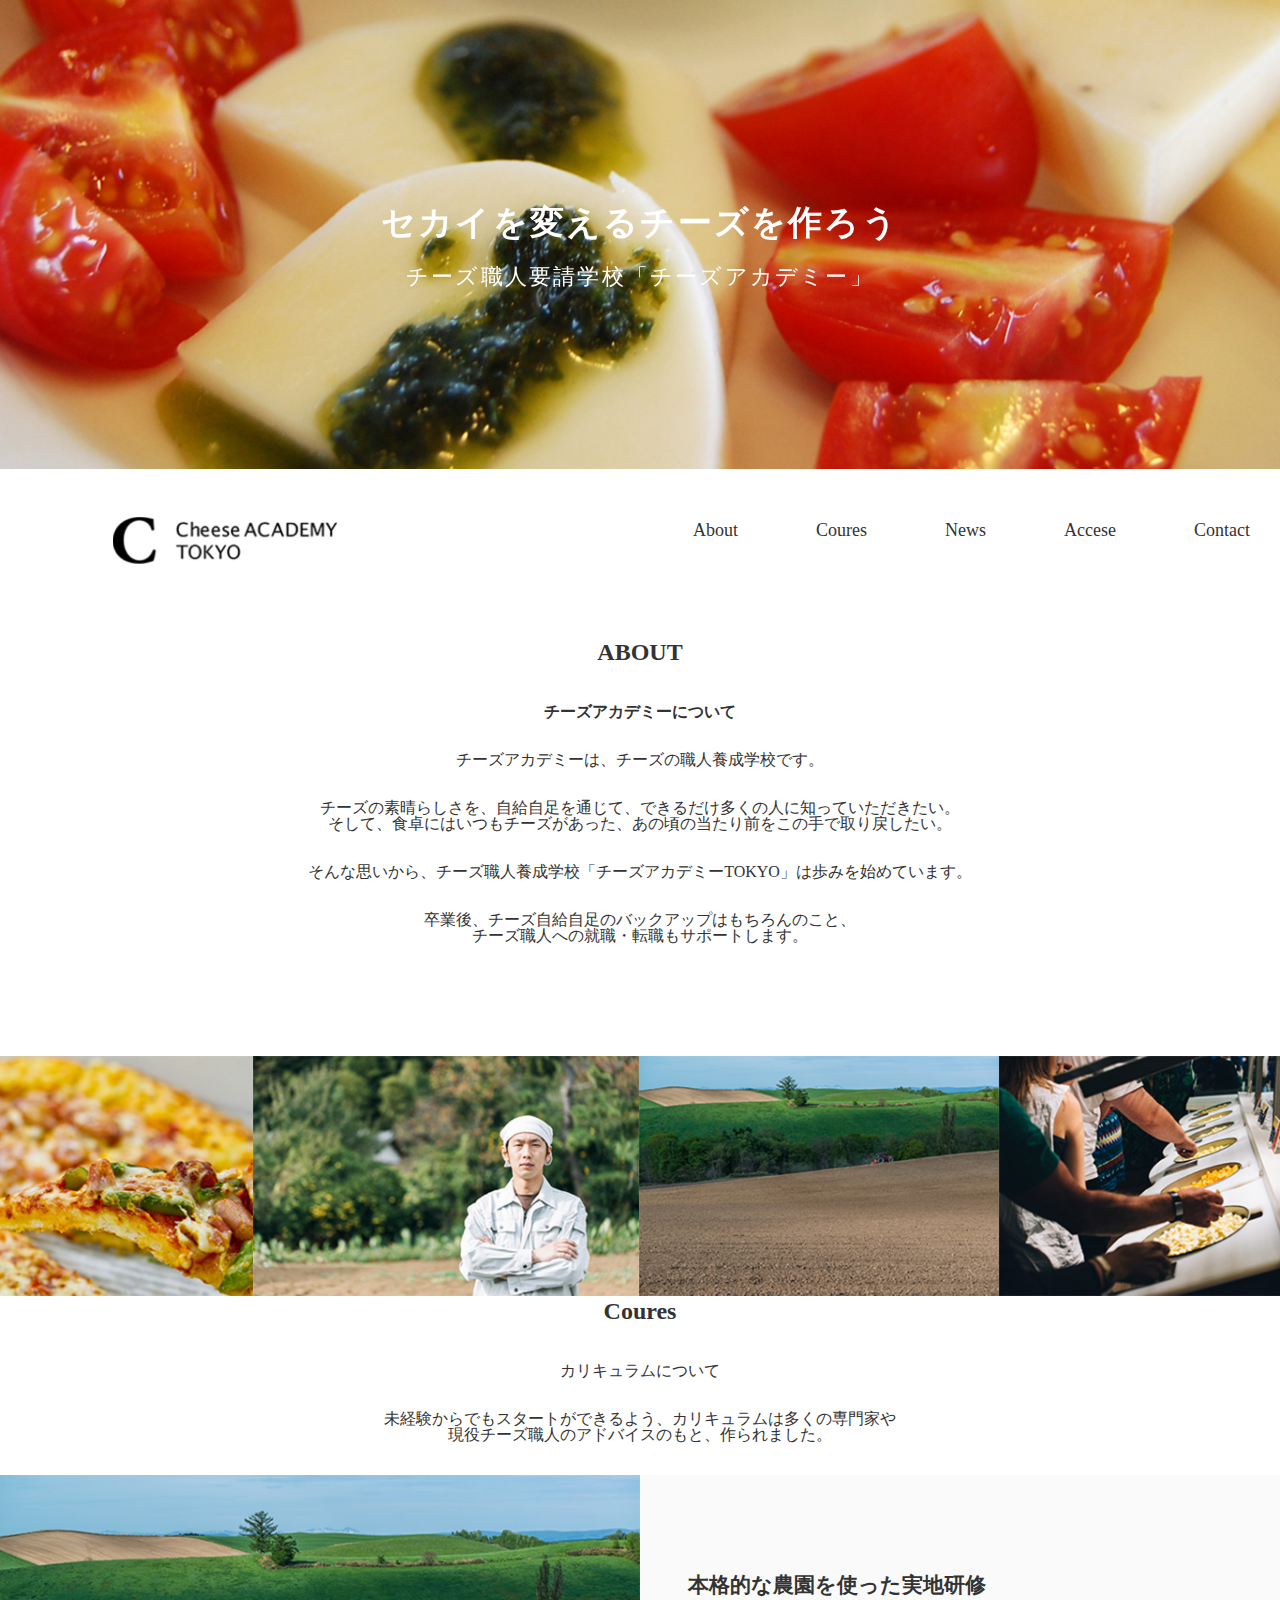
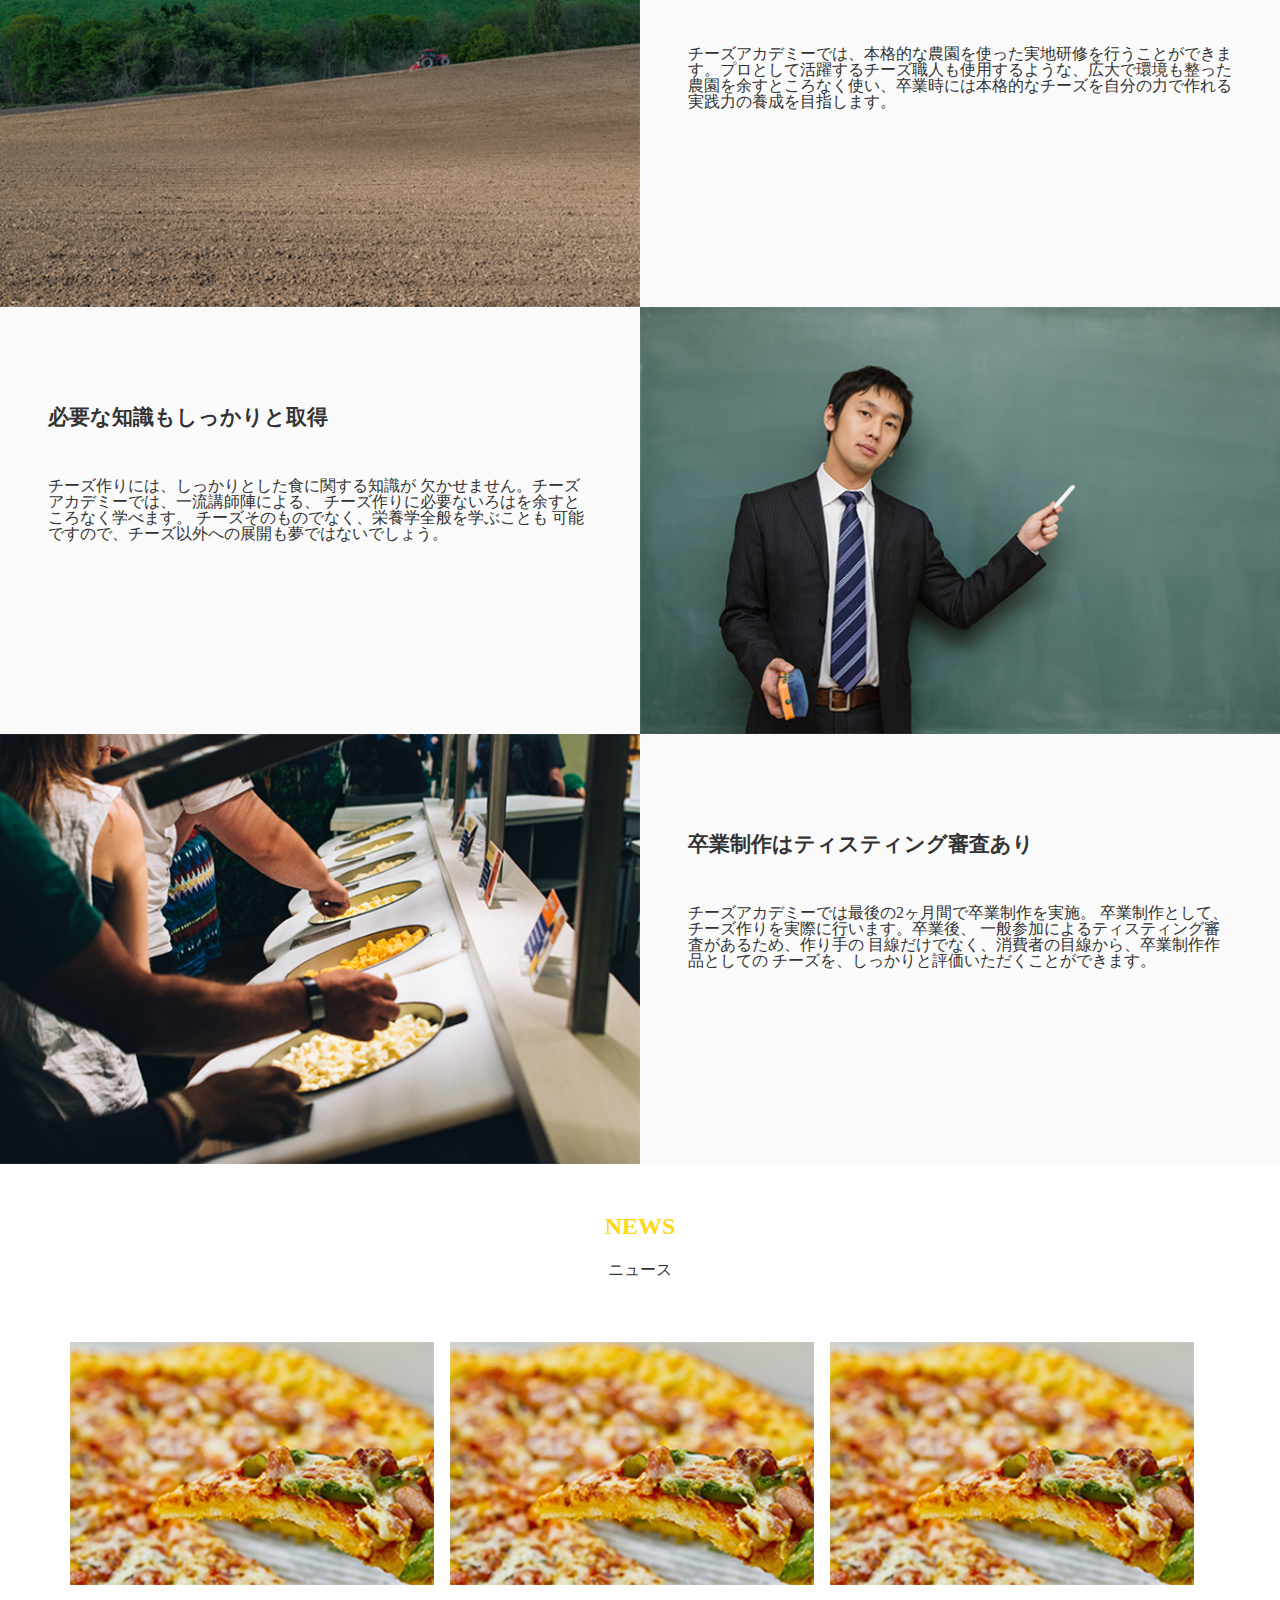
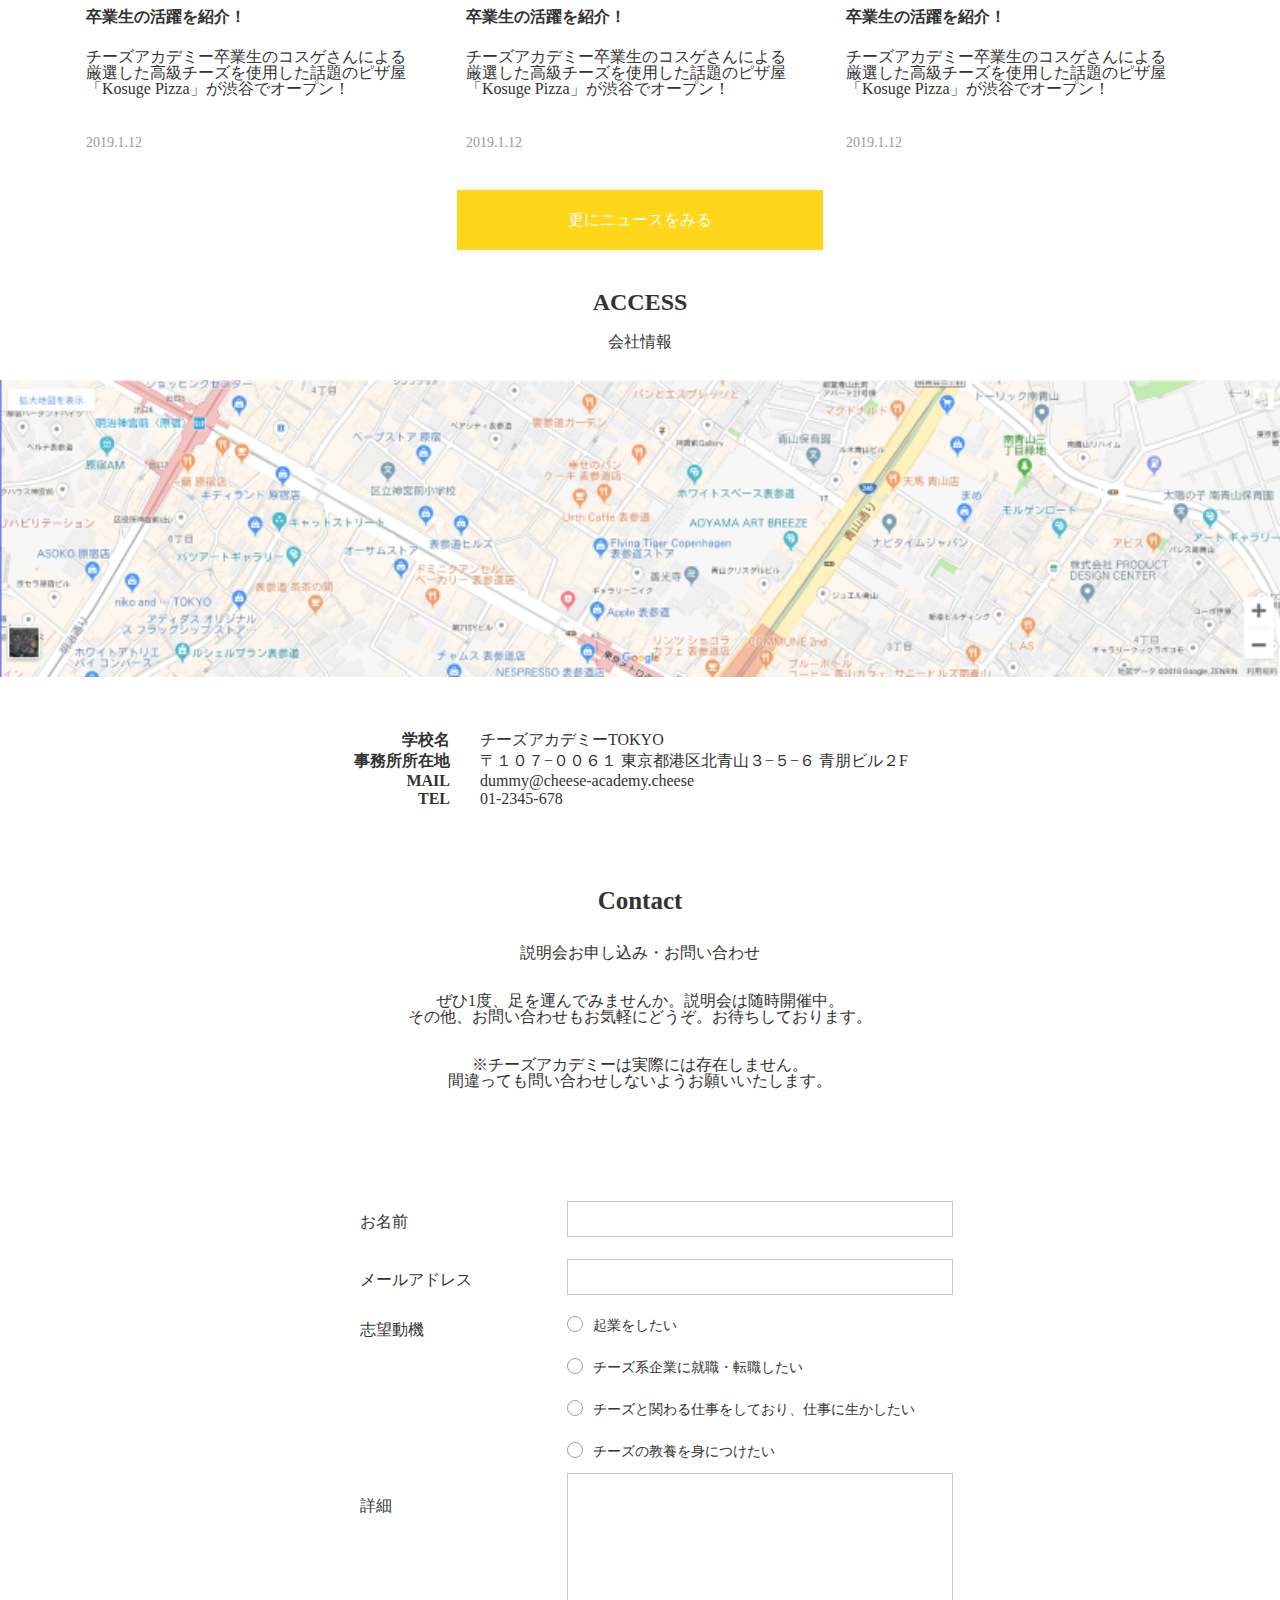
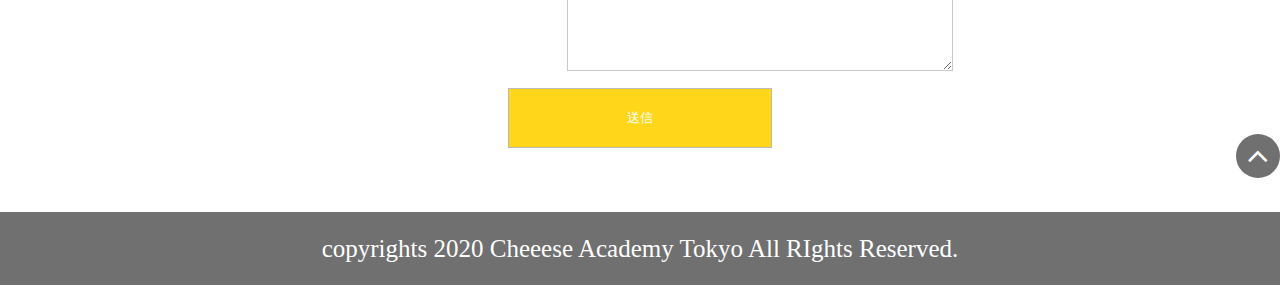
<file: 0回目/index.html>
<!DOCTYPE html>
<head>
<html lang="ja">
    <title>Your Name Portfolio Site</title>
    <meta name="description" content="Your Name のPortfolio Siteです。">
    <meta property="og:title" content="Your Name Portfolio Site">
    <meta property="og:type" content="website">
    <meta property="og:url" content="#">
    <meta property="og:image" content="images/common/ogimage.png">
    <meta property="og:site_name" content="Your Name Portfolio Site">
    <meta property="og:description" content="Your Name のPortfolio Siteです。">
    <meta name="format-detection" content="telephone=no">
    <link rel="apple-touch-icon" href="images/common/touch-icon.png">
    <link rel="shortcut icon" href="images/common/favicon.ico">
<link rel="stylesheet" href="https://stackpath.bootstrapcdn.com/font-awesome/4.7.0/css/font-awesome.min.css">
<link rel="stylesheet" href="css/reset.css">
<link rel="stylesheet" href="css/style.css">
</head>

<body>
	<meta charset="UTF-8">
	<meta name="viewport" content="width=device-width">
	<title>チーズアカデミーTOKYO</title>


<html>
	<div class="hero-image">
		<div class="hero-wrapper">
			<img src="images/header/hero_img.jpg" alt="top">
		</div>
		<p class="hero-image__text">
			<span class="hero-title">セカイを変えるチーズを作ろう</span><br>
			
			チーズ職人要請学校「チーズアカデミー」
		</p>
	</div>
<header class="header">
	<div class="wrapper header-wrapper">
	<h1 class="site-title"><img src="images/header/header_logo.png" alt=""></h1>
	<nav>
		<ul class="nav-list">
			<li class="nav-item"><a href="#About"></a>About</li>
			<li class="nav-item"><a href="#Coures"></a>Coures</li>
			<li class="nav-item"><a href="#News"></a>News</li>
			<li class="nav-item"><a href="#Accese"></a>Accese</li>
			<li class="nav-item"><a href="#Contact"></a>Contact</li>
		</ul>
	</nav>
	</div>
</header>




<section id="About" class="profile">
	<div class="profile-wrapper">
		<h2 class="text-center profile__title">ABOUT</h2>
		<h3 class="text-center__about">チーズアカデミーについて</h3>
		<p class="profile__text">
			<p class="about-text">チーズアカデミーは、チーズの職人養成学校です。</p>
			<p class="about-text">
				チーズの素晴らしさを、自給自足を通じて、できるだけ多くの人に知っていただきたい。<br>
				そして、食卓にはいつもチーズがあった、あの頃の当たり前をこの手で取り戻したい。
			</p>
		<p class="about-text">そんな思いから、チーズ職人養成学校「チーズアカデミーTOKYO」は歩みを始めています。</p>
		
		<p class="about-text">
			卒業後、チーズ自給自足のバックアップはもちろんのこと、<br>
			チーズ職人への就職・転職もサポートします。</p>
		</p>
		
	</div>
</section>
<div class="text-center__about">
	<img src="images/about/about_img.jpg" alt="チーズアカデミーイメージ" class="about-image">


	<h2 class="text-center profile__title">Coures</h2>
	<p class="about-text">カリキュラムについて</p>
	<p class="about-text">未経験からでもスタートができるよう、カリキュラムは多くの専門家や<br>
		現役チーズ職人のアドバイスのもと、作られました。</p>
</div>
<section id="Coures" class="coures" >
	<div class="wrapper">
		
		<ul>
		<div class="coures__item">
			
			<img src="images/course/course_01.jpg" alt="本格的な農園を使った実地研修" class="coures__list">
			<div class="coures__textbox">
				<h3 class="coures__heading">本格的な農園を使った実地研修</h3>
				<p class="coures__text">
				チーズアカデミーでは、本格的な農園を使った実地研修を行うことができます。プロとして活躍するチーズ職人も使用するような、広大で環境も整った農園を余すところなく使い、卒業時には本格的なチーズを自分の力で作れる実践力の養成を目指します。
				</p>
			</div>
		</div>

		<div class="coures__item">
			<div class="coures__textbox">
			<h3 class="coures__heading">必要な知識もしっかりと取得</h3>
			<p class="coures__text">
			チーズ作りには、しっかりとした食に関する知識が
			欠かせません。チーズアカデミーでは、一流講師陣による、
			チーズ作りに必要ないろはを余すところなく学べます。
			チーズそのものでなく、栄養学全般を学ぶことも
			可能ですので、チーズ以外への展開も夢ではないでしょう。
			</p>
			</div>
			<img src="images/course/course_02.jpg" alt="必要な知識もしっかりと取得" class="coures__list">
			
		</div>

	<div class="coures__item">
		<img src="images/course/course_03.jpg" alt="卒業制作はティスティング審査あり" class="coures__list">
		<div class="coures__textbox">
			<h3 class="coures__heading">卒業制作はティスティング審査あり</h3>
			<p class="coures__text">
			チーズアカデミーでは最後の2ヶ月間で卒業制作を実施。
			卒業制作として、チーズ作りを実際に行います。卒業後、
			一般参加によるティスティング審査があるため、作り手の
			目線だけでなく、消費者の目線から、卒業制作作品としての
			チーズを、しっかりと評価いただくことができます。
			</p>
		</div>
	</div>
	
</ul>
</section>

<!-- news -->
<section id="News">
	<h2 class="news-heading">
		NEWS
		<span class="news-heading--jp">ニュース</span>
	</h2>

<div class="news-list">
		<div class="news-card">
			<div class="news-thumb">
			<img src="images/news/news_img.jpg" alt="">
			</div>

			<div class="news-contents">
			<p class="news-sub-heading">卒業生の活躍を紹介！</p>
			<p class="news-descript">チーズアカデミー卒業生のコスゲさんによる厳選した高級チーズを使用した話題のピザ屋「Kosuge Pizza」が渋谷でオープン！</p>
			<p class="news-date">2019.1.12</p>
			</div>
		</div>
		<div class="news-card">
			<div class="news-thumb">
			<img src="images/news/news_img.jpg" alt="">
			</div>
		
			<div class="news-contents">
			<p class="news-sub-heading">卒業生の活躍を紹介！</p>
			<p class="news-descript">チーズアカデミー卒業生のコスゲさんによる厳選した高級チーズを使用した話題のピザ屋「Kosuge Pizza」が渋谷でオープン！</p>
			<p class="news-date">2019.1.12</p>
			</div>
		</div>
		<div class="news-card">
				<div class="news-thumb">
				<img src="images/news/news_img.jpg" alt="">
				</div>
			
				<div class="news-contents">
				<p class="news-sub-heading">卒業生の活躍を紹介！</p>
				<p class="news-descript">チーズアカデミー卒業生のコスゲさんによる厳選した高級チーズを使用した話題のピザ屋「Kosuge Pizza」が渋谷でオープン！</p>
				<p class="news-date">2019.1.12</p>
			</div>
		</div>
	
</div>
		<div class="news-footer">
			<a href="" class="news-button">更にニュースをみる</a>
		</div>
</section>
<!-- //news -->

<!-- ACCESS -->
<section id="ACCSES" class="sccess">

</section>
<h2 class="access-top">ACCESS</h2>

<p class="access-font">会社情報</p>

<img src="images/header/スクリーンショット 2020-11-09 14.44.30.png" alt="" class="access-img">




<div class="access-text">
<div class="access-box">
	<h3 class="access-titele">学校名</h3><p>チーズアカデミーTOKYO</p>
</div>
<div class="access-box">
	<h3 class="access-titele">事務所所在地</h3><p>〒１０７−００６１ 東京都港区北青山３−５−６ 青朋ビル２F</p>
</div>

<div class="access-box">
<h3 class="access-titele">MAIL</h3><p>dummy@cheese-academy.cheese</p>
</div>

<div class="access-box">
	<h3 class="access-titele">TEL</h3><p>01-2345-678</p>
</div>
</div>




<!-- //ACCESS -->


<section id="Contact" class="contact">

		<div class="form-wrapper">
		<h2 class="text-center contact__title">Contact</h2>
	<div class="text-center__about">
		<p class="about-text">説明会お申し込み・お問い合わせ</p>
		<p class="about-text">ぜひ1度、足を運んでみませんか。説明会は随時開催中。<br>
		その他、お問い合わせもお気軽にどうぞ。お待ちしております。</p>
		<p class="about-text">
		※チーズアカデミーは実際には存在しません。<br>
		間違っても問い合わせしないようお願いいたします。</p>
	</div>

		<form action="#" method="POST">
		
			<div class="form-inner">
				<dt class="form-title">お名前</dt>
				<dd class="form-item"><input type="text" name="name" class="form-parts"></dd><br>
				<dt class="form-title">メールアドレス</dt>
				<dd class="form-item"><input type="email" name="email" id="email" class="form-parts"></dd>
				<dt class="form-title check-radio">志望動機</dt>
				<dd class="form-item">
					<label for="event" class="form-label"></label><input type="radio" name="kind" id="kigyou" value="起業をしたい">起業をしたい</label>
					<label for="syousai" class="form-label"></label><input type="radio" name="kind" id="tennsyoku" value="チーズ系企業に就職・転職したい">チーズ系企業に就職・転職したい</label>
					<label for="sonota" class="form-label"></label><input type="radio" name="kind" id="work" value="仕事に生かしたい">チーズと関わる仕事をしており、仕事に生かしたい</label>
					<label for="syousai" class="form-label"></label><input type="radio" name="kind" id="kyouyou" value="教養">チーズの教養を身につけたい</label>
					</dd>
				<dt class="form-title">詳細</dt>
				<dd class="form-item">
				<textarea name="detail" id="詳細" cols="30" rows="10" class="form-parts"></textarea>
				</dd>
			</div>
		
			<div class="btn-wrapper">
			<input type="submit" value="送信" class="btn btn-submit">
			</div>
		</form>
		
		</div>
</section>
<footer class="footer text-center">
	<div class="wrappere">
	<a href="#" class="btn-pagetop"><span class="fa fa-angle-up icon-up"></span></a>
	<small class="copyright">copyrights 2020 Cheeese Academy Tokyo All RIghts Reserved.</small>
	</div>
</footer> 
</body>
</html>
</file>
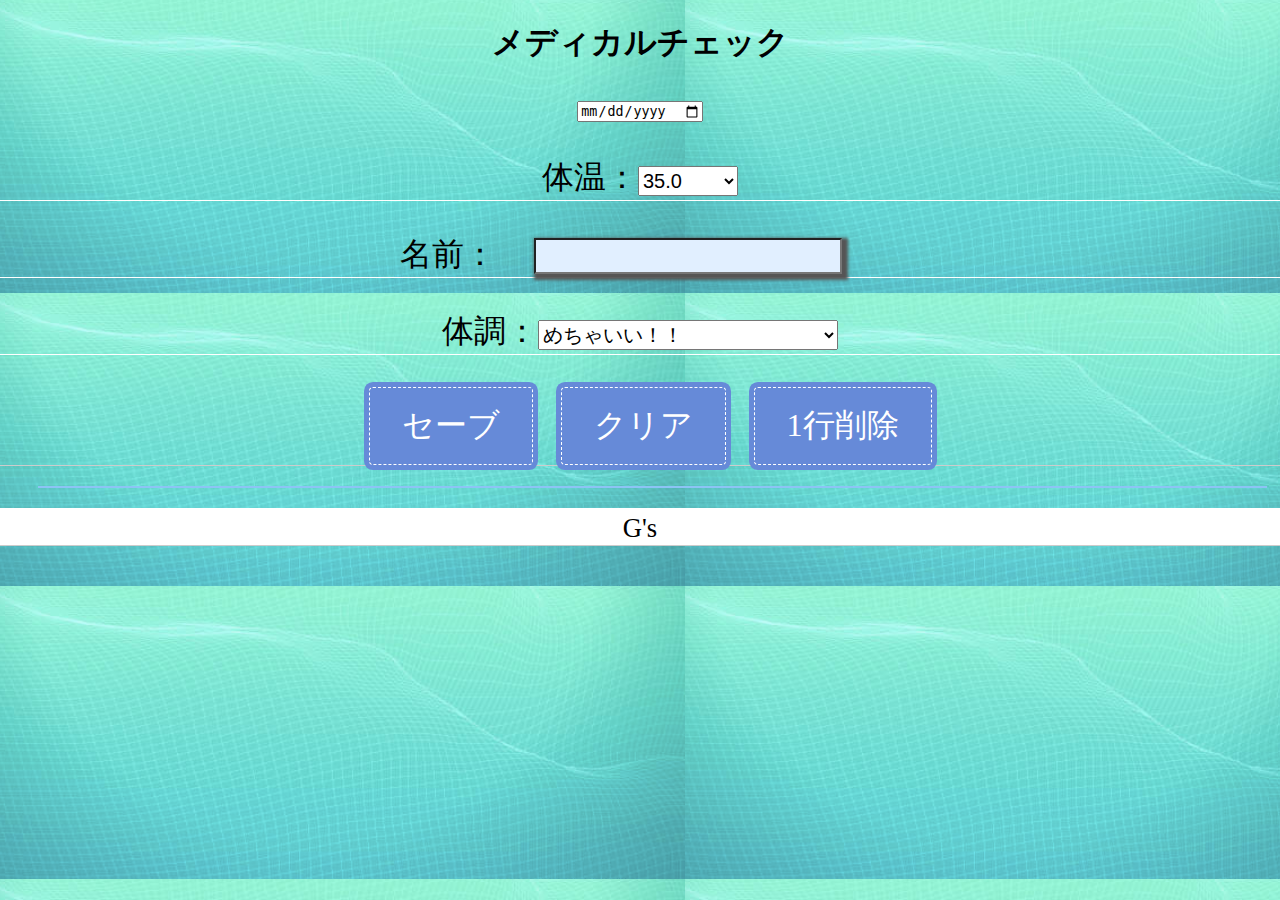
<file: js03/index.html>
<!DOCTYPE html>
<html>
<head>
<meta charset="UTF-8">
<title>myMemoPad</title>
<script src="js/jquery-2.1.3.min.js"></script>
<link rel="stylesheet" href="css/sample.css">
</head>
<body background="img/medi_img.png">

<header>
<h1>メディカルチェック</h1>
</header>
<main>
    <div class="date_center">
    <input id="date" type="date" />
    </div>
    <p class="font">
    体温：<select id="sel_box"></select>
    </p>
    <p>
    名前：<input id="key" type="text">
    </p>
    <p>
    体調：<select name="" id="memo">
        <option>めちゃいい！！</option>
        <option>まあまあいい！</option>
        <option>普通</option>
        <option>最悪・・</option>
    </select>
    </p>
    <div class="btn_center">
        <a href="#" class="btn-stitch" id="save">セーブ</a>
        <a href="#" class="btn-stitch" id="clear">クリア</a>
        <a href="#" class="btn-stitch" id="del_key" onclick="deleteTableRow();">1行削除</a>
        
    </div>
    
</main>
<table id="list">
<!-- ここに追加データが挿入される -->
</table>
<script>
let box ="";
for(let i = 35.0; i<39.9; i+=0.1){
    let result = i.toFixed(1);
    box +='<option value="'+result+'">'+result+'</option>';
}
$("#sel_box").html(box);


//1.Save クリックイベント
$("#save").on("click", function(){
    const ls_key = $("#date").val();
    const obj_sel = $("#sel_box").val();
    const obj_key = $("#key").val();
    const obj_val = $("#memo").val();//入力値取得
    //{ obj_key : $("obj_key").val() , obj_val : $("#memo").val();}
    const ls_obj = {obj_sel,obj_key,obj_val,};
    const json_obj = JSON.stringify(ls_obj);
    localStorage.setItem(ls_key , json_obj);
    const h = '<tr><th>'+ls_key+'</th><td>'+obj_sel+'</td><td>'+obj_key+'</td><td>'+obj_val+'</td></tr>';
    $("#list").append(h);
    alert("OK");
});





//2.clear クリックイベント
$("#clear").on("click", function(){
    localStorage.clear();
    $("#list").empty();
    alert("clear");
});

function deleteTableRow() {
    let table = document.getElementById('list');  //表のオブジェクトを取得
    let row_num = table.rows.length;    //表の行数を取得
    if (row_num>1) {
        //表に二行以上あるとき末尾行を削除（見出し行は削除しない）
        table.deleteRow(row_num - 1);   //末尾行を削除
    }
}
$("#del_key").on("click", function(){
    const key_len = localStorage.length;
const key_name = localStorage.key(key_len - 1); 
console.log(key_name);
localStorage.removeItem(key_name);
});




//3.ページ読み込み：保存データ取得表示
for(let i=0; i<localStorage.length; i++){
    const ls_key = localStorage.key(i);
    const ls_val = localStorage.getItem(ls_key);

    const ls_list_val = JSON.parse(ls_val);
    const h = '<tr><th>'+ls_key+'</th><td>'+ls_list_val.obj_sel+'</td><td>'+ls_list_val.obj_key+'</td><td>'+ls_list_val.obj_val+'</td></tr>';
    $("#list").append(h);
}






</script>
<footer><small>G's</small></footer>
</body>
</html>
</file>
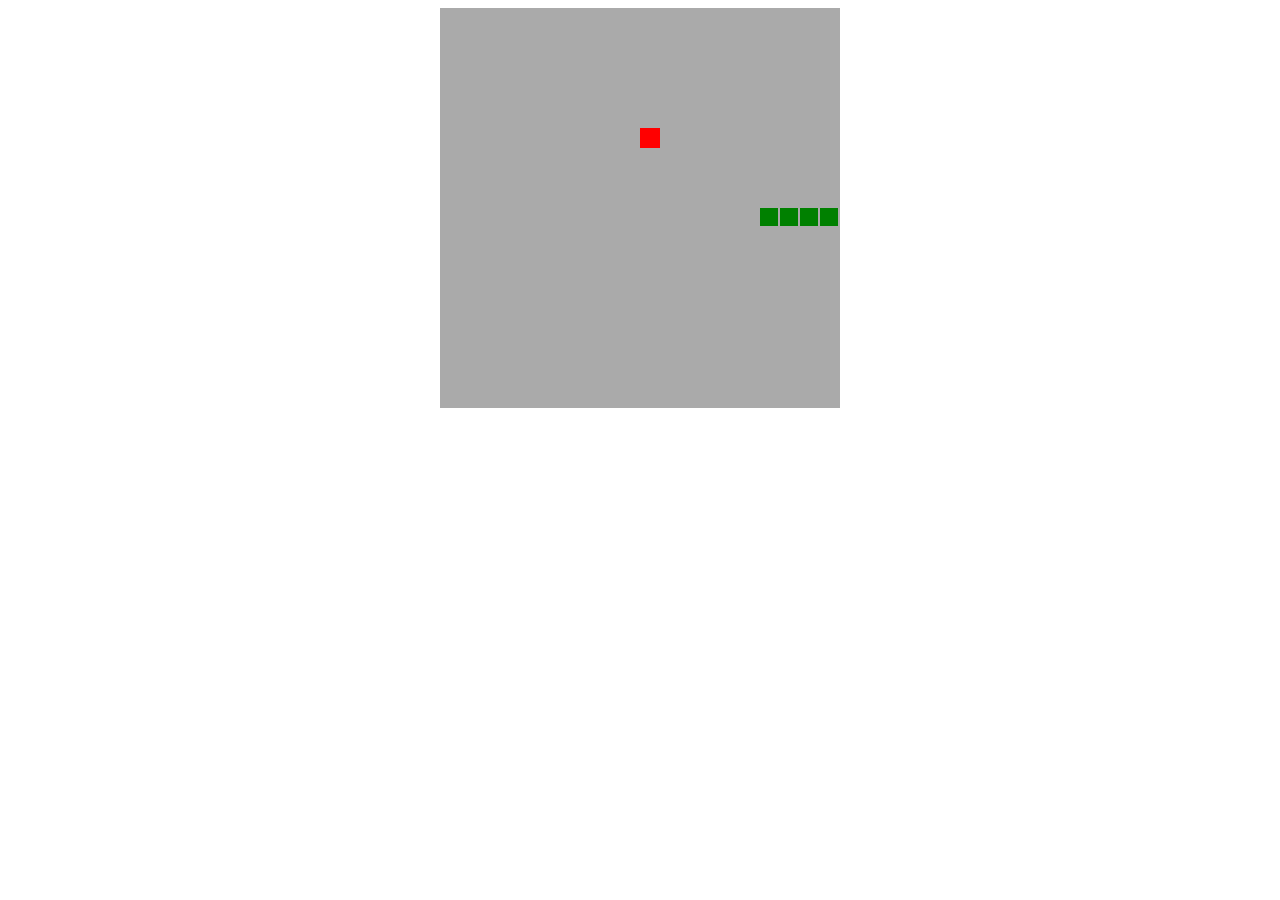
<file: js05/index.html>
<!DOCTYPE html>
<html lang="ja">
<head>
    <meta charset="UTF-8">
    <body>
        <script>
          
          /* ゲーム画面の構築 */
          const canvas = document.createElement('canvas');
          const ctx = canvas.getContext('2d');
          
          canvas.width = 400;
          canvas.height = 400;
          
          canvas.setAttribute('style', 'display:block;margin:auto;background-color: #aaa');
          
          document.body.appendChild(canvas);
          
          
          
          
          const GRID = 20; //グリッドの1マス（お好みで調整可能）
          const STAGE = canvas.width / GRID;
          
          const snake = {
            x: null,
            y: null,
            dx: 1,
            dy: 0,
            tail: null,
            
            update: function() {
              this.body.push({x: this.x, y: this.y});
              this.x += this.dx;
              this.y += this.dy;
              
              ctx.fillStyle = 'green';
              this.body.forEach(obj => {
                ctx.fillRect(obj.x*GRID, obj.y*GRID, GRID-2, GRID-2);
                if(this.x === obj.x && this.y === obj.y) init(); //自分自身に接触したら最初に戻る
              })
              
              //ヘビが設定した長さ以上にならないように制限
              if(this.body.length >= this.tail) this.body.shift();
            }
          }
          const item = {
            x: null,
            y: null,
            
            update: function() {
              ctx.fillStyle = 'red';
              ctx.fillRect(this.x*GRID, this.y*GRID, GRID, GRID);
            }
          }
          
          // 初期化処理
          const init = () => {
            snake.x = STAGE / 2;
            snake.y = STAGE / 2;
            snake.tail = 4;
            snake.body = [];
            
            item.x = Math.floor(Math.random() * STAGE);
            item.y = Math.floor(Math.random() * STAGE);    
          }
          
          //メインの繰り返し処理
          const loop = () => {
            ctx.clearRect(0,0,canvas.width,canvas.height);
            
            snake.update();
            item.update();
            
            //ヘビが画面外に消えないように制御
            if(snake.x < 0)       snake.x = STAGE-1;
            if(snake.y < 0)       snake.y = STAGE-1;
            if(snake.x > STAGE-1) snake.x = 0;
            if(snake.y > STAGE-1) snake.y = 0;
            
            //アイテムを食べれるようにする
            if(snake.x === item.x && snake.y === item.y) {
              snake.tail++;
              item.x = Math.floor(Math.random() * STAGE);
              item.y = Math.floor(Math.random() * STAGE);    
            }
          }
          
          init();
          setInterval(loop, 1000/15); //15フレームでゲームを描画（お好みで調整可能）
          
          document.addEventListener('keydown', e => {
            switch(e.key) {
              case 'ArrowLeft':
                snake.dx = -1;snake.dy = 0;
                break;
              case 'ArrowRight':
                snake.dx = 1;snake.dy = 0;
                break;
              case 'ArrowUp':
                snake.dx = 0;snake.dy = -1;
                break;
              case 'ArrowDown':
                snake.dx = 0;snake.dy = 1;
                break;
            }
          });
        </script>
        </body>
</html>
</file>
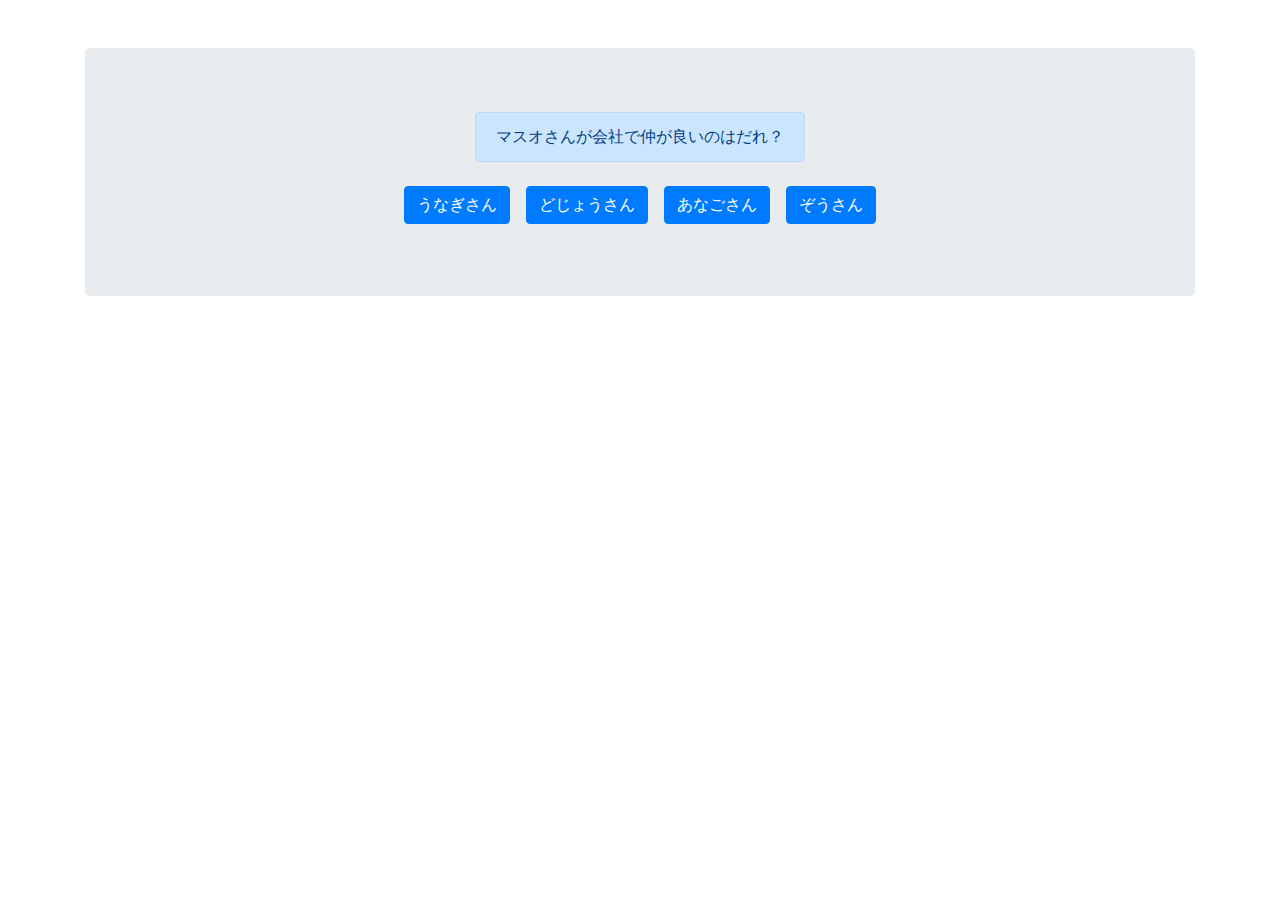
<file: js02/quizgame/index.html>
<!doctype html>
<html class="no-js" lang="">
<head>
<meta charset="utf-8">
<title></title>

<meta name="description" content="">
<meta name="viewport" content="width=device-width, initial-scale=1">

<link rel="manifest" href="site.webmanifest">
<link rel="apple-touch-icon" href="icon.png">


<link rel="stylesheet" href="https://stackpath.bootstrapcdn.com/bootstrap/4.4.1/css/bootstrap.min.css" integrity="sha384-Vkoo8x4CGsO3+Hhxv8T/Q5PaXtkKtu6ug5TOeNV6gBiFeWPGFN9MuhOf23Q9Ifjh" crossorigin="anonymous">
<meta name="theme-color" content="#fafafa">
</head>

<body>
  
<div class="container">


<div class="jumbotron mt-5">
<div class="d-flex justify-content-center">
<div id="js-question" class="alert alert-primary" role="alert">



</div>
</div>
<div id="js-items" class="d-flex justify-content-center">
<div class="m-2">
<button type="button" id="js-btn-1" class="btn btn-primary">Primary</button>
</div>
<div class="m-2">
<button type="button" id="js-btn-2" class="btn btn-primary">Primary</button>
</div>
<div class="m-2">
<button type="button" id="js-btn-3" class="btn btn-primary">Primary</button>
</div>
<div class="m-2">
<button type="button" id="js-btn-4" class="btn btn-primary">Primary</button>
</div>
</div>
</div>
</div>
<script src="app.js"></script>

</body>
</html>
</file>
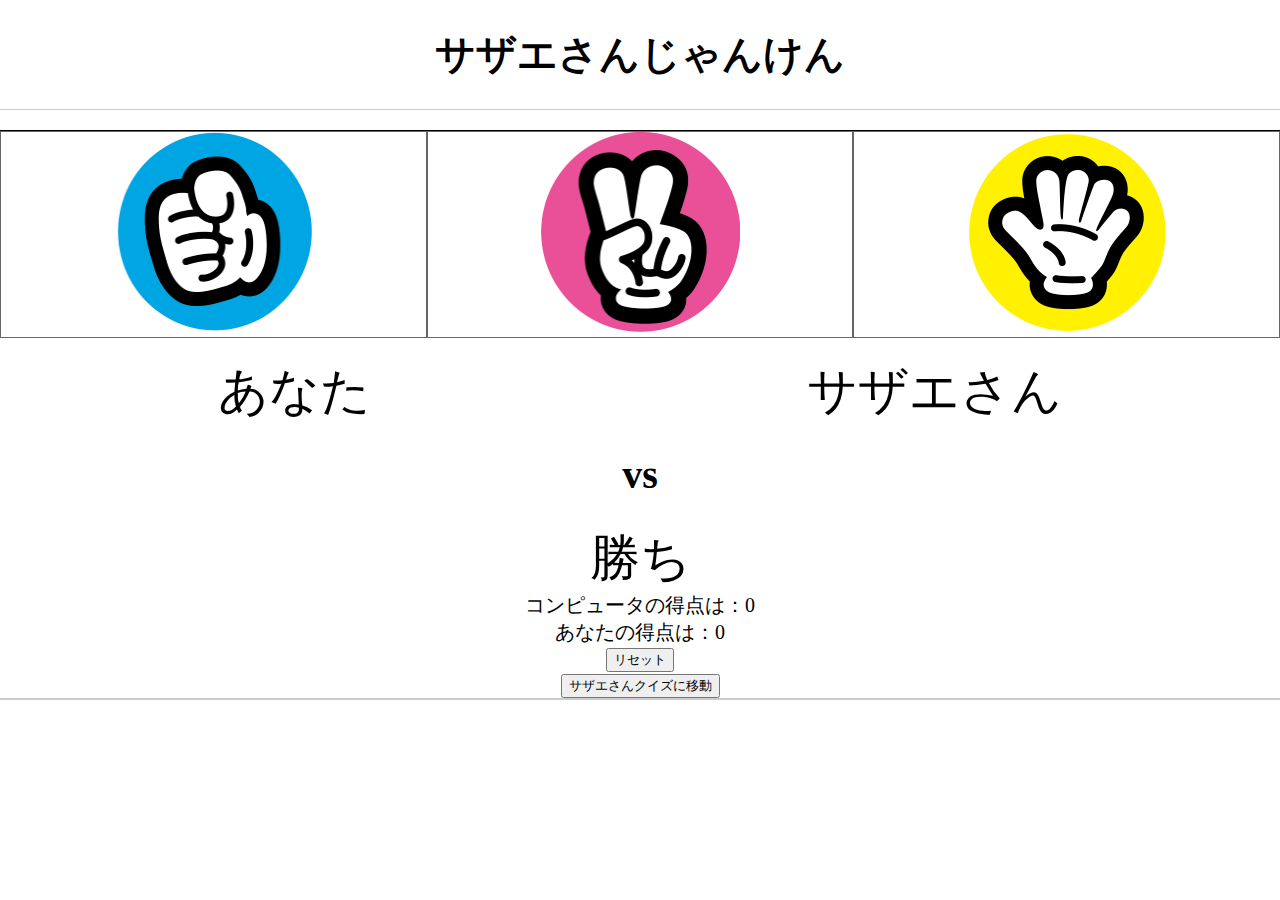
<file: js02/janken_tpl.html>
<!DOCTYPE html>
<html>
<head>
<meta charset="utf-8">
<meta name="viewport" content="width=device-width">
<script src="js/jquery-2.1.3.min.js"></script>
<link rel="stylesheet" href="css/sample.css">



</head>
<body>

<header>
  <h1>サザエさんじゃんけん</h1>
</header>

<main>
  <ul>
    <li id="gu_btn"><img src="img/gu1-1.png" alt=""></li>
    <li id="cho_btn"><img src="img/choki1-1.png" alt=""></li>
    <li id="par_btn"><img src="img/par1-1.png" alt=""></li>
  </ul>

  <div class="youimg">
    <div class="size">あなた</div><div class="size">サザエさん</div>
  </div>


  <div class="youimg">
    <div id=you></div>
    <h1 class="aa">vs</h1>
    <div id="pc_hands"></div>
  </div>


  <div id="judgment" class="size">勝ち</div>
  <div class="point">
<div id="Point01">コンピュータの得点は：<span id="point_com">0</span></div> 
    <div id="Point02">あなたの得点は：<span id="point_me">0</span></div> 

    <button type="button" onclick="location.reload();">リセット</button><br>
    <button type="button" onclick="location.href='file:///Users/iguchiyuu/Desktop/GGA/js01_haifu/kadai/quizgame/index.html'">サザエさんクイズに移動</button>
  </div>
</main>


<footer></footer>

<script>
$("#gu_btn").on("click", function(){
$("#you").html('<img src="img/ぐー.png">');
});

$("#cho_btn").on("click", function(){
$("#you").html('<img src="img/チョキ.jpg">');
});

$("#par_btn").on("click", function(){
$("#you").html('<img src="img/パー.jpg">');
});

</script>

<script>
//じゃんけん用のSCRIPTを書いてください



let point_com = 0
let point_me = 0


$("#gu_btn").on("click",function(){

const r = Math.ceil(Math.random()*3);

if(r==1){
  $("#pc_hands").html('<img src="img/サザエグー.jpg">');
  }
  if(r==2){
  $("#pc_hands").html('<img src="img/サザエチョキ.jpg">');
  }
  if(r==3){
  $("#pc_hands").html('<img src="img/サザエパー.jpg">');
}
if(r==1){
  $("#judgment").html("あいこ");
  }
  if(r==2){
  $("#judgment").html("勝ち");
  }
  if(r==3){
  $("#judgment").html("負け");
}
if(r==3){
    $("#point_com").html(++ point_com);
  }
if(r==2){
    $("#point_me").html(++ point_me);
  }
});

$("#cho_btn").on("click",function(){

const r = Math.ceil(Math.random()*3);
console.log(r);
if(r==1){
  $("#pc_hands").html('<img src="img/サザエグー.jpg">');
  }
  if(r==2){
  $("#pc_hands").html('<img src="img/サザエチョキ.jpg">');
  }
  if(r==3){
  $("#pc_hands").html('<img src="img/サザエパー.jpg">');
}
if(r==1){
  $("#judgment").html("負け");
  }
  if(r==2){
  $("#judgment").html("あいこ");
  }
  if(r==3){
  $("#judgment").html("勝ち");
}
if(r==1){
    $("#point_com").html(++ point_com);
  }
if(r==3){
    $("#point_me").html(++ point_me);
  }
});

$("#par_btn").on("click",function(){

const r = Math.ceil(Math.random()*3);
console.log(r);
if(r==1){
  $("#pc_hands").html('<img src="img/サザエグー.jpg">');
  }
  if(r==2){
  $("#pc_hands").html('<img src="img/サザエチョキ.jpg">');
  }
  if(r==3){
  $("#pc_hands").html('<img src="img/サザエパー.jpg">');
}
if(r==1){
  $("#judgment").html("勝ち");
  }
  if(r==2){
  $("#judgment").html("負け");
  }
  if(r==3){
  $("#judgment").html("あいこ");
}
if(r==2){
    $("#point_com").html(++ point_com);
  }
if(r==1){
    $("#point_me").html(++ point_me);
  }

});





</script>

</body>
</html>
</file>
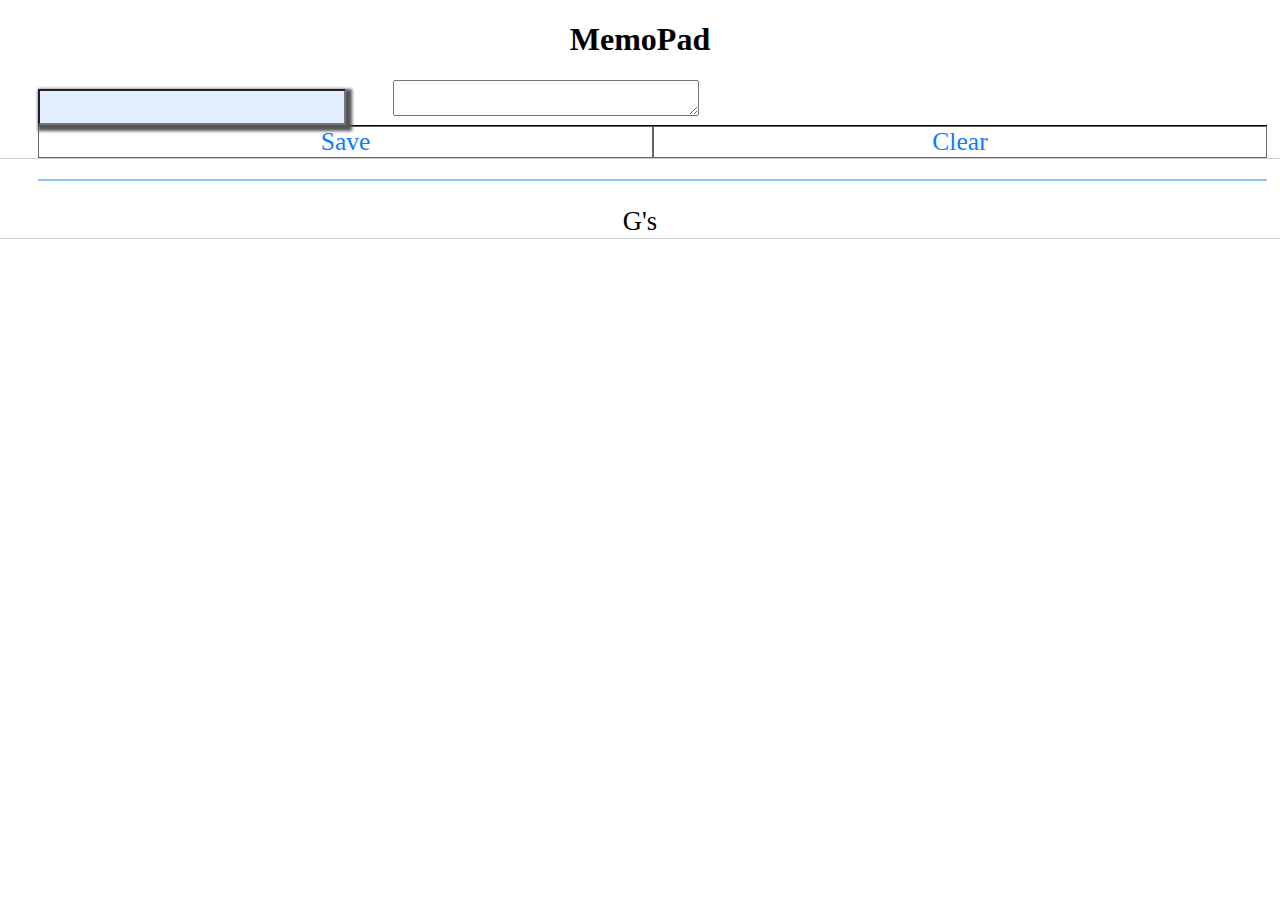
<file: js03/index_complete.html>
<!DOCTYPE html>
<html>
<head>
<meta charset="UTF-8">
<title>myMemoPad</title>
<script src="js/jquery-2.1.3.min.js"></script>
<link rel="stylesheet" href="css/sample.css">
</head>
<body>
<header>
<h1>MemoPad</h1>
</header>
<main>
    <input type="text" id="key">
    <textarea id="memo"></textarea>
    <ul>
        <li id="save">Save</li>
        <li id="clear">Clear</li>
    </ul>
</main>
<table id="list">
<!-- ここに追加データが挿入される -->
</table>
<script>

//1.Save クリックイベント
$("#save").on("click",function(){
    const key = $("#key").val();
    const value = $("#memo").val();
    localStorage.setItem(key,value);
    const html = '<tr><th>'+key+'</th><td>'+value+'</td></tr>';
    $("#list").append(html);
});

//2.clear クリックイベント
$("#clear").on("click",function(){
    localStorage.clear();
    $("#list").empty();
});

//3.ページ読み込み：保存データ取得表示
for(let i=0; i<localStorage.length; i++){
    const key   = localStorage.key(i);
    const value = localStorage.getItem(key);
    const html = '<tr><th>'+key+'</th><td>'+value+'</td></tr>';
    $("#list").append(html);
}

</script>
<footer><small>G's</small></footer>
</body>
</html>
</file>
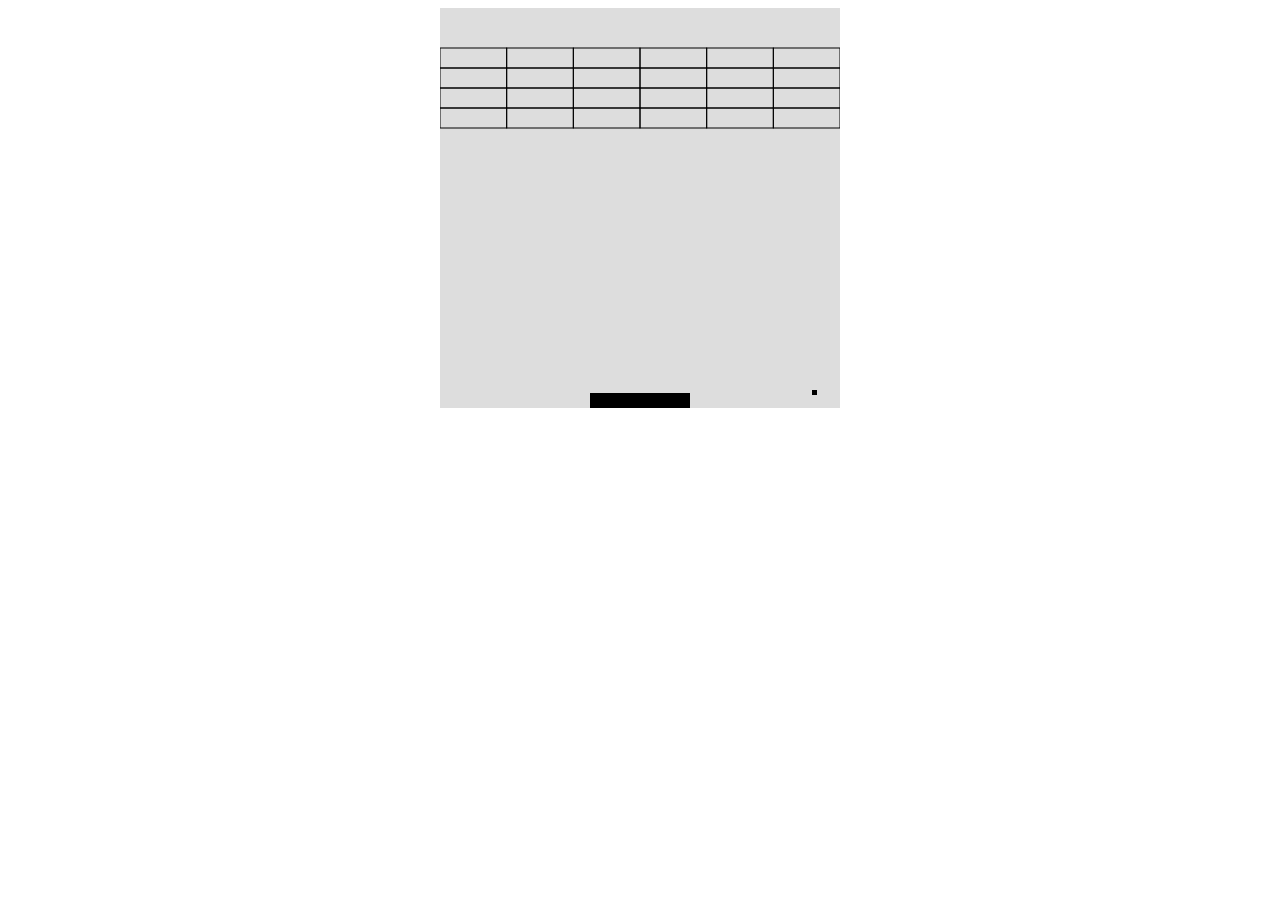
<file: js05/index2.html>
<!DOCTYPE html>
<html lang="en">
<head>
    <meta charset="UTF-8">
    <meta name="viewport" content="width=device-width, initial-scale=1.0">
    <title>Document</title>
</head>
<body>
    
</body>
</html>
<html>
<body>
<script>

  // Canvas要素の初期設定
  const canvas = document.createElement('canvas');
  const ctx = canvas.getContext('2d');
  
  canvas.width = 400;
  canvas.height = 400;
  
  canvas.setAttribute('style', 'display:block;margin:auto;background-color: #ddd');
  
  document.body.appendChild(canvas);
  
  
  

  const ball = {
    x: null,
    y: null,
    width: 5,
    height: 5,
    speed: 4,
    dx: null,
    dy: null,
    
    update: function() {
      ctx.fillRect(this.x, this.y, this.width, this.height);
      ctx.fill();
      
      
      if(this.x < 0 || this.x > canvas.width) this.dx *= -1;
      if(this.y < 0 || this.y > canvas.height) this.dy *= -1;
      
      
      this.x += this.dx;
      this.y += this.dy;
    }
  }
  
  const paddle = {
    x: null,
    y: null,
    width: 100,
    height: 15,
    speed: 0,
    
    update: function() {
      ctx.fillRect(this.x, this.y, this.width, this.height);
      ctx.fill();
      
      this.x += this.speed;
    }
  }
  
  const block = {
    width: null,
    height: 20,
    data: [], // 全ブロックの位置情報を格納する
    
    update: function() {
      this.data.forEach(brick => {
        ctx.strokeRect(brick.x, brick.y, brick.width, brick.height);
        ctx.stroke();
      })
    }
  }
  
  // ブロックの配置を配列で指定できるようにする
  // 0：非表示
  // 1：表示
  const level = [
    [0,0,0,0,0,0],
    [0,0,0,0,0,0],
    [1,1,1,1,1,1],
    [1,1,1,1,1,1],
    [1,1,1,1,1,1],
    [1,1,1,1,1,1],
  ]
  
  const init = () => {
    paddle.x = canvas.width / 2 - paddle.width / 2;
    paddle.y = canvas.height - paddle.height;
    
    ball.x = canvas.width / 2;
    ball.y = canvas.height / 2 + 50;
    ball.dx = ball.speed;
    ball.dy = ball.speed;
    
    block.width = canvas.width / level[0].length;
    
    // 全ブロックの位置情報を設定する
    for(let i=0; i<level.length; i++) {
      for(let j=0; j<level[i].length; j++) {
        if(level[i][j]) {
          block.data.push({
            x: block.width * j,
            y: block.height * i,
            width: block.width,
            height: block.height
          })
        }
      }
    }
  }
  
  // 当たり判定
  const collide = (obj1, obj2) => {
    return obj1.x < obj2.x + obj2.width &&
           obj2.x < obj1.x + obj1.width &&
           obj1.y < obj2.y + obj2.height &&
           obj2.y < obj1.y + obj1.height;
  }
  
  // メイン処理
  const loop = () => {
    ctx.clearRect(0,0,canvas.width,canvas.height);
    
    paddle.update();
    ball.update();
    block.update();
    
    // ボールとパドルの当たり判定
    if(collide(ball, paddle)) {
      ball.dy *= -1;
      ball.y = paddle.y - ball.height; // パドルの端にボールが当たった時にめり込まないようにする
    }
    
    // ボールとブロックの当たり判定
    block.data.forEach((brick, index) => {
      if(collide(ball, brick)) {
        ball.dy *= -1;
        block.data.splice(index, 1);
      }
    })
    
    window.requestAnimationFrame(loop);
  }
  
  init();
  loop();
  
  
  document.addEventListener('keydown', e => {
    if(e.key === 'ArrowLeft') paddle.speed = -6;
    if(e.key === 'ArrowRight') paddle.speed = 6;
  });
  
  document.addEventListener('keyup', () => paddle.speed = 0);
  
</script>
</body>
</html>
</file>
<file: 0回目/css/style.css>
@charset "utf-8";
html{font-size:62.5%;}
body{
    color: #333;
    font-family: "Hiragino Kaku Gothic Pro""open sans";
    font-size: 1.6rem;
}

img{
    max-width: 100%;
    height: auto;
}
.text-center{
text-align: center;
font-size: 25px;
}

/* hero-image */

.hero-wrapper{
    width: 100%;
    height: 500px;
}

.hero-image{
    position: relative;
    
}
.hero-title{
    text-align: center;
    font-weight: bold;
    height: 48px;
    font-size: 34px;
}
.hero-image__text{
    transform: translate3d(-50%,-50%,0);
    position: absolute;
    top: 50%;
    left: 50%;
    font-size: 22px;
    color: #fff;
    letter-spacing: 0.1em;
    line-height: 5rem;
    text-align: center;
}



.site-title{margin-left: 5px;}
/* header */
.site-title{
    margin-top: 14px;
    margin-left: 113px;
    width: 17.5%;
    height: 40px;
}

.nav-item{
    margin: 0 30px 0 48px;
}
.nav-item>a{
    color: aliceblue;
}
.header{
}
.header-wrapper{
    display: flex;
    justify-content: space-between;
    height: 60px;
    align-items: center;
}

.nav-list{
    display: flex;
    font-size: 18px;
}

/* about */
.text-center__about{
    text-align: center;
}

.about-text{
    margin-top: 2em;
    margin-bottom: 2em;
}

.profile{
    padding: 80px 0;
    text-align: center;
}

.profile-wrapper{width: 840px;
margin: auto;}

.profile__title{
    margin: 0 0 40px;
    font-size: 24px;
    font-size: bold;
    color: #333333;
}
.profile__text{
    width: 50%;
    margin: auto;
    font-size: 16px;
    margin-top: 20px;
}
.about-image{
    width: 100%;
}
/* coures */
.coures{
    max-width: 1365px;
    background-color: #FAFAFA;
}
.wrapper{
    max-width: 1365px;
    margin: auto;
}

.coures__item{
    display: flex;
    justify-content: center;
}

.coures__list{
    width: 50%;
}


.coures__textbox{
    box-sizing: border-box;
}

.coures__text{
    margin: 30px 48px 10px;
}

.coures__heading{
    font-size: 21px;
    font-weight: bold;
    margin: 100px 48px 50px;
}


.coures__title{
    margin: 0 0 200px;
    font-size: 2.4rem;
    font-weight: bold;

}
/*contact*/

.contact__title{
}
.contact{
    padding: 80px 0 64px;
}
.form-inner{
    display: flex;
    flex-wrap: wrap;
    width: 650px;
    margin-top: 100px;
    line-height: 50px;

}
.form-wrapper{
    width: 560px;
    margin: auto;
}
.form-title{
    width: 150px;
    margin: left;
    padding: 8px 0 0 0;
    font-weight: normal;
}
.form-title.check-radio{
    padding: 0;
}
.form-item{
    display: block;
    width: 386px;
    margin-bottom: 24px;
    margin: auto;
    font-size: 14px;
    line-height: 3em;
}
.form-parts{
    width: 100%;
    font-size: 1.6rem;
    border: solid 1px #c9c9c9;
    padding: 8px;
    box-sizing: border-box;
    appearance: none;
    -webkit-appearance: none;
    -moz-appearance: none;
    
}
.form-label{
    display: flex;
    flex-direction: column;
    margin: 0 16px 0 0;
}
input[type*="radio"]{
    border-radius: 50%;
    vertical-align: -2px;
    margin: 0 10px 0 0;
    border: solid 1px #a0a0a0;
    width: 16px;
    height: 16px;
    appearance: none;
    -webkit-appearance: none;
    -moz-appearance: none;
}
input[type*="radio"]:checked{
background-color: aqua;
}

.btn-submit{
    color: #FFFFFF;
    background-color: #FFD61A;
    width: 264px;
    height: 60px;
    margin: 0 auto;
}
.footer .warapper{
    position: relative;
}
.btn-wrapper{
    text-align: center;
}
/*footer*/
.footer{
    position: relative;
    background-color: #707070;
    padding: 24px 0;
}
.btn-pagetop{
    position: absolute;
    top: -78px;
    right: 0;
    display: block;
    width: 44px;
    height: 44px;
    border-radius: 50%;
    background-color: #707070;
}
.icon-up{
    padding: 4px 0;
    color: #ffffff;
    font-size: 3.4rem;
}
.copyright{
    color: #ffffff;
}

/* ACCESS */

.access-top{
    text-align: center;
    margin-top: 40px;
    font: bold;
    font-size: 2.4rem;
}
.access-font{
    text-align: center;
    font-size: 1.6rem;
    margin-top: 20px;
    margin-bottom: 30px;
}

.access-img{
    width: 100%;
    text-align: center;
}

.access-box{
    display: flex;
    flex-direction: row;
    flex-wrap: wrap;
}

.access-titele{
    width: 300px;
    margin-right: 30px;
    text-align: right;
}

.access-text{
    text-align: justify;
text-justify: inter-ideograph;
margin-left: 150px;
line-height: normal;
margin-top: 50px;
}
/* news */

.news-list{
    display: flex;
    width: 1140px;
    margin-left: auto;
    margin-right: auto;
}
.news-card{
    min-width: 33.3333%;
    margin-top: 64px;
}

.news-thumb{
    width: 364px;
    height: 243px;
}

.news-contents{
    margin-top: 24px;
    padding-left: 16px;
}

.news-heading{
    margin-top: 50px;
    text-align: center;
    color: #ffd61a;
    font-size: 24px;
}

.news-heading--jp{
    display: block;
    margin-top: 24px;
    color: #333;
    font-size: 16px;
    font-weight: normal;
}
.news-sub-heading{
    font-weight: bold;
}
.news-date{
    margin-top: 16px;
    color: #999999;
    font-size: 14px;
}
.news-descript{
    margin-top: 24px;
    width: 332px;
    height: 71px;
}
.news-button{
    display: inline-block;
    width: 244px;
    padding-top: 22px;
    padding-bottom: 22px;
    padding-left: 61px;
    padding-right: 61px;
    background-color: #ffd61a;
    color: #fff;
}

.news-footer{
    text-align: center;
    margin-top: 40px;
}
</file>
<file: js03/css/sample.css>
body{
    margin:0;
    padding:0;
    text-align:left;
    font-size: 32px;
    width:100%;
}
header{
    text-align: center;
}
h1{
    font-size: 100%;
}
main{
    width:100%;
    display: block;
    border-bottom:1px solid #ccc;
    position:relative;
}
footer{
    background-color: #fff;
    border-bottom:1px solid #ccc;
    text-align: center;
}
p{
    font-size:100%;
    text-align: center;
    border-bottom:1px solid #fff;
}
ul{
    padding: 0;
    border-top: 1px solid #000000;
    display:table;  /* 定義 */
    table-layout: fixed;
    width:96%;
    font-size: 80%;
    margin: 0 3%;
    text-align: center;
}
li{
    list-style-type:none;
    border: 1px solid #666;
    background-color: #fff;
    display:table-cell;  /* 定義 */
    cursor: pointer;
    color:#0d7dfd;
}
li:hover{
    background: #0d7dfd;
    color:#fff;
}
#key{
    margin:0 3%;
    width: 95%;
    font-size:80%;
    background-color: #e1efff;
    box-shadow: 3px 3px 3px 3px #555;
}
table{
    margin: 20px 3%;
    border:1px solid #8dc3f5;
    width:96%;
    
}
th{
    width:20%;
    font-size:14px;
    background-color:#d0e7fc;
    border-bottom: 1px solid #8dc3f5;
}
td{
    font-size:16px;
    background-color:rgb(241, 239, 239);
    border-bottom: 1px solid #8dc3f5;
}

#sel_box{
    width: 100px;
    height: 30px;
    font-size: 20px;
}
.sel{
    font-size: 22px;
    text-align: left;
    
}
.flex{
    display: flex;
}
#key{
    width: 300px;
    height: 30px;
}
.date_center{
    text-align: center;
}
#memo{
    width: 300px;
    height: 30px;
    font-size: 20px;
}
.btn-stitch {
    display: inline-block;
    padding: 0.5em 1em;
    text-decoration: none;
    background: #668ad8;
    color: #FFF;
    border-radius: 4px;
    box-shadow: 0px 0px 0px 5px #668ad8;
    border: dashed 1px #FFF;
    margin-left: 20px;
  }
  
  .btn-stitch:hover {
    border: dotted 1px #FFF;
  }
  .btn_center {
    max-width: 100%;
	text-align: center;
}
</file>
<file: js02/css/sample.css>
body{
    margin:0;
    padding:0;
    text-align:left;
    font-size: 20px;
}
header{
    background-color: #fff;
    border-bottom: 1px solid #ccc;
    text-align: center;
}
main{
    border-bottom:1px solid #ccc;
}
footer{
    background-color: #fff;
    border-bottom:1px solid #ccc;
    text-align: center;
}
p{
    font-size:200%;
    text-align: center;
    border-bottom:1px solid #fff;
    height:200px;
}
ul{
    padding: 0;
    border-top: 1px solid #000000;
    display:table;  /* 定義 */
    table-layout: fixed;
    width:100%;
}
li{
    text-align: center;
    list-style-type:none;
    border: 1px solid #666;
    background-color: #FFF;
    display:table-cell;  /* 定義 */
    cursor: pointer;
}
li:hover{
    background: #0066CC;
    color:#fff;
}



.img_size{
    width: 360px;
}
.center{
    text-align: center;
}
.youimg{
    display: flex;
    justify-content: center;
    align-items: center;
}
.size{
    margin: auto;
    text-align: center;
    font-size: 50px;
}
.aa{
    width: 200px;
    text-align: center;
}
.point{
text-align: center;
}
</file>
